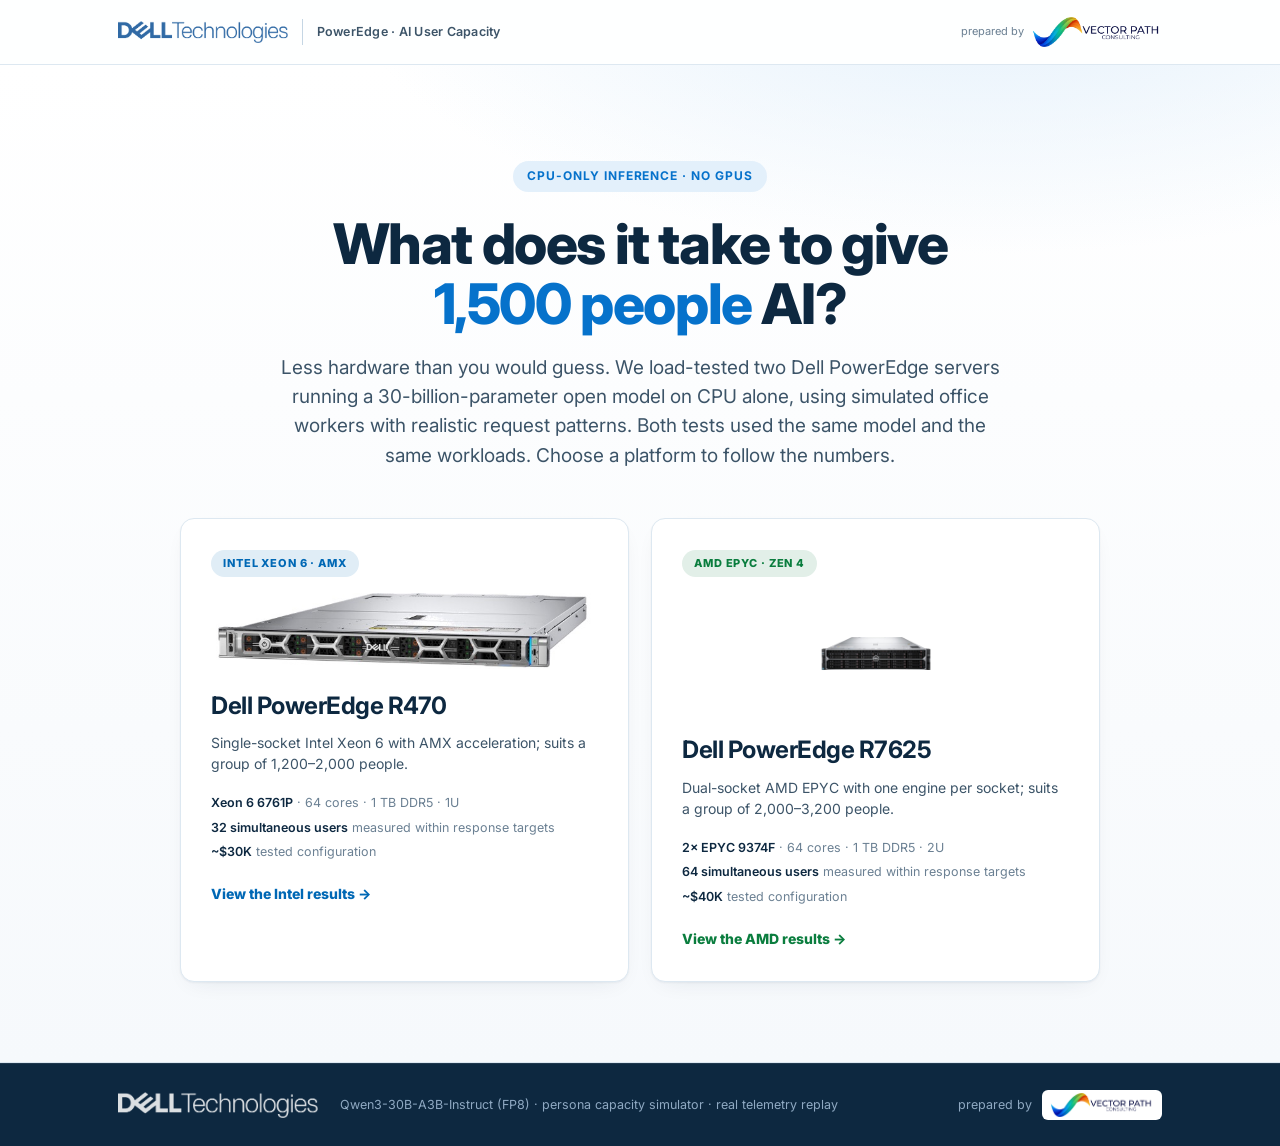
<file: site/index.html>
<!DOCTYPE html>
<html lang="en">
<head>
<meta charset="utf-8">
<meta name="viewport" content="width=device-width, initial-scale=1.0">
<title>AI User Capacity on CPU Servers — Dell PowerEdge · Measured, Not Modeled</title>
<meta name="description" content="How many employees can one CPU server give a GPT-4o-class AI experience? Two measured benchmarks — Intel Xeon 6 on the PowerEdge R470 and dual AMD EPYC on the PowerEdge R7625.">
<link rel="preconnect" href="https://fonts.googleapis.com">
<link rel="preconnect" href="https://fonts.gstatic.com" crossorigin>
<link href="https://fonts.googleapis.com/css2?family=Inter:wght@400;500;600;700;800&display=swap" rel="stylesheet">
<link rel="stylesheet" href="assets/style.css">
<style>
  .pick-grid { display: grid; grid-template-columns: 1fr 1fr; gap: 22px; max-width: 920px; margin: 48px auto 0; }
  @media (max-width: 760px) { .pick-grid { grid-template-columns: 1fr; } }
  .pick-card {
    display: block; text-decoration: none; color: inherit; text-align: left;
    padding: 30px; transition: all .2s;
  }
  .pick-card:hover { transform: translateY(-3px); box-shadow: var(--shadow-lift); border-color: var(--pick, var(--accent)); }
  .pick-card .chip {
    display: inline-block; font-size: 11px; font-weight: 800; letter-spacing: .08em; text-transform: uppercase;
    padding: 5px 12px; border-radius: 999px; margin-bottom: 16px;
    background: color-mix(in srgb, var(--pick) 12%, white); color: var(--pick);
  }
  .pick-card h2 { font-size: 24px; margin: 0 0 8px; color: var(--navy); letter-spacing: -.02em; }
  .pick-card p { font-size: 14px; color: var(--ink-soft); margin: 0 0 18px; }
  .pick-card .specs { font-size: 12.5px; color: var(--ink-faint); display: grid; gap: 5px; margin-bottom: 20px; }
  .pick-card .specs b { color: var(--navy); font-weight: 600; }
  .pick-card .go { font-size: 14px; font-weight: 800; color: var(--pick); }
  .pick-card img.server { max-height: 120px; object-fit: contain; display: block; margin: 0 auto 18px; }
  .landing-hero { text-align: center; padding: 96px 0 80px; }
  .landing-hero h1, .landing-hero .lede { margin-left: auto; margin-right: auto; }
</style>
</head>
<body>
<a class="skip-link" href="#main">Skip to content</a>

<header class="site-header">
  <div class="container">
    <div class="brand">
      <img class="dell" src="assets/dell-technologies-logo.png" alt="Dell Technologies">
      <span class="divider"></span>
      <span class="tagline">PowerEdge · AI User Capacity</span>
    </div>
    <div class="prepared-by" style="margin-left:auto">prepared by <img src="assets/vpc-banner.png" alt="Vector Path Consulting"></div>
  </div>
</header>

<main id="main">
<section class="hero landing-hero">
  <div class="container">
    <span class="eyebrow-chip">CPU-only inference · No GPUs</span>
    <h1>What does it take to give<br><span class="accent">1,500 people</span> AI?</h1>
    <p class="lede">
      Less hardware than you would guess. We load-tested two Dell PowerEdge servers running a
      30-billion-parameter open model on CPU alone, using simulated office workers with realistic
      request patterns. Both tests used the same model and the same workloads. Choose a platform
      to follow the numbers.
    </p>

    <div class="pick-grid">
      <a class="card pick-card" href="intel.html" style="--pick:#0068b5">
        <span class="chip">Intel Xeon 6 · AMX</span>
        <img class="server" src="assets/r470-transparent.jpg" alt="Dell PowerEdge R470">
        <h2>Dell PowerEdge R470</h2>
        <p>Single-socket Intel Xeon 6 with AMX acceleration; suits a group of 1,200–2,000 people.</p>
        <div class="specs">
          <span><b>Xeon 6 6761P</b> · 64 cores · 1 TB DDR5 · 1U</span>
          <span><b>32 simultaneous users</b> measured within response targets</span>
          <span><b>~$30K</b> tested configuration</span>
        </div>
        <span class="go">View the Intel results →</span>
      </a>
      <a class="card pick-card" href="amd.html" style="--pick:#0a7d3e">
        <span class="chip">AMD EPYC · Zen 4</span>
        <img class="server" src="assets/dell-r7625-server.png" alt="Dell PowerEdge R7625">
        <h2>Dell PowerEdge R7625</h2>
        <p>Dual-socket AMD EPYC with one engine per socket; suits a group of 2,000–3,200 people.</p>
        <div class="specs">
          <span><b>2× EPYC 9374F</b> · 64 cores · 1 TB DDR5 · 2U</span>
          <span><b>64 simultaneous users</b> measured within response targets</span>
          <span><b>~$40K</b> tested configuration</span>
        </div>
        <span class="go">View the AMD results →</span>
      </a>
    </div>
  </div>
</section>
</main>

<footer class="footer-meta">
  <div class="container">
    <div class="logos">
      <img src="assets/dell-technologies-logo.png" alt="Dell Technologies">
    </div>
    <span>Qwen3-30B-A3B-Instruct (FP8) · persona capacity simulator · real telemetry replay</span>
    <div class="right">prepared by <img src="assets/vpc-banner.png" alt="Vector Path Consulting"></div>
  </div>
</footer>
</body>
</html>
</file>
<file: site/assets/style.css>
/* ============================================================
   System Sizing — AI User Capacity on PowerEdge CPU servers
   Shared design system (Intel + AMD pages)
   ============================================================ */

:root {
  --ink: #0e2233;
  --ink-soft: #3c5468;
  --ink-faint: #6b8093;
  --bg: #f6f9fc;
  --bg-deep: #eef4f9;
  --card: #ffffff;
  --line: #dde8f1;
  --line-strong: #c5d6e4;
  --blue: #0672cb;          /* Dell blue */
  --blue-deep: #0a4f8a;
  --navy: #0d2840;
  --accent: #0672cb;        /* overridden per page */
  --accent-soft: #e3f0fb;
  --good: #198a5a;
  --good-soft: #e2f4ec;
  --warn: #c07c14;
  --warn-soft: #fdf2dd;
  --bad: #c0392b;
  --bad-soft: #fbe9e6;
  --radius: 14px;
  --shadow: 0 1px 2px rgba(13, 40, 64, .05), 0 8px 24px -12px rgba(13, 40, 64, .12);
  --shadow-lift: 0 2px 4px rgba(13, 40, 64, .06), 0 16px 40px -16px rgba(13, 40, 64, .22);
  --font: "Inter", -apple-system, BlinkMacSystemFont, "Segoe UI", Roboto, Helvetica, Arial, sans-serif;
  --mono: "SF Mono", SFMono-Regular, ui-monospace, "Cascadia Mono", Menlo, Consolas, monospace;
}

* { box-sizing: border-box; }
html { scroll-behavior: smooth; }
body {
  margin: 0;
  font-family: var(--font);
  color: var(--ink);
  background: var(--bg);
  line-height: 1.55;
  -webkit-font-smoothing: antialiased;
  text-rendering: optimizeLegibility;
}

img { max-width: 100%; }
a { color: var(--blue); }

.skip-link {
  position: absolute; left: -9999px; top: 0;
  background: var(--navy); color: #fff; padding: 8px 14px; border-radius: 0 0 8px 0; z-index: 100;
}
.skip-link:focus { left: 0; }

.container { max-width: 1100px; margin: 0 auto; padding: 0 28px; }

/* ---------- header ---------- */
.site-header {
  position: sticky; top: 0; z-index: 50;
  background: rgba(255, 255, 255, .88);
  backdrop-filter: blur(10px);
  -webkit-backdrop-filter: blur(10px);
  border-bottom: 1px solid var(--line);
}
.site-header .container {
  display: flex; align-items: center; gap: 18px; height: 64px;
}
.brand { display: flex; align-items: center; gap: 14px; min-width: 0; }
.brand img.dell { height: 22px; width: auto; }
.brand .divider { width: 1px; height: 26px; background: var(--line-strong); }
.brand .tagline { font-size: 12.5px; font-weight: 600; letter-spacing: .02em; color: var(--ink-soft); white-space: nowrap; }
.site-nav { margin-left: auto; display: flex; gap: 2px; flex-wrap: wrap; }
.site-nav a {
  font-size: 13px; font-weight: 600; color: var(--ink-soft); text-decoration: none;
  padding: 6px 10px; border-radius: 8px; transition: all .15s;
}
.site-nav a:hover { color: var(--accent); background: var(--accent-soft); }
.prepared-by { display: flex; align-items: center; gap: 8px; font-size: 11px; color: var(--ink-faint); white-space: nowrap; }
.prepared-by img { height: 30px; width: auto; }
@media (max-width: 980px) { .prepared-by { display: none; } }
@media (max-width: 820px) { .site-nav { display: none; } }

/* ---------- hero ---------- */
.hero {
  background:
    radial-gradient(1100px 480px at 78% -10%, var(--accent-soft) 0%, rgba(255,255,255,0) 60%),
    linear-gradient(180deg, #ffffff 0%, var(--bg) 100%);
  border-bottom: 1px solid var(--line);
  padding: 84px 0 64px;
}
.hero .eyebrow-chip {
  display: inline-flex; align-items: center; gap: 8px;
  font-size: 12px; font-weight: 700; letter-spacing: .08em; text-transform: uppercase;
  color: var(--accent); background: var(--accent-soft);
  padding: 6px 14px; border-radius: 999px; margin-bottom: 22px;
}
.hero h1 {
  font-size: clamp(34px, 5vw, 56px);
  line-height: 1.08; letter-spacing: -.025em; font-weight: 800;
  margin: 0 0 18px; color: var(--navy); max-width: 820px;
}
.hero h1 .accent { color: var(--accent); }
.hero .lede {
  font-size: clamp(16px, 1.8vw, 19px); color: var(--ink-soft);
  max-width: 720px; margin: 0 0 40px;
}
.hero .lede strong { color: var(--ink); }

.stat-row { display: grid; grid-template-columns: repeat(3, 1fr); gap: 16px; max-width: 860px; }
@media (max-width: 760px) { .stat-row { grid-template-columns: 1fr; } }
.stat-tile {
  background: var(--card); border: 1px solid var(--line); border-radius: var(--radius);
  padding: 22px 24px; box-shadow: var(--shadow);
}
.stat-tile .big {
  font-size: 40px; font-weight: 800; letter-spacing: -.03em; color: var(--navy); line-height: 1.05;
}
.stat-tile .big .unit { font-size: 20px; font-weight: 700; color: var(--ink-faint); margin-left: 2px; }
.stat-tile .label { font-size: 13.5px; font-weight: 600; color: var(--ink-soft); margin-top: 6px; }
.stat-tile .sub { font-size: 12px; color: var(--ink-faint); margin-top: 3px; }
.stat-tile .sub strong { color: var(--accent); }

.hero .cta-line { margin-top: 38px; }

/* ---------- buttons ---------- */
.btn {
  display: inline-flex; align-items: center; gap: 8px;
  font-size: 14.5px; font-weight: 700; text-decoration: none; cursor: pointer;
  border-radius: 10px; padding: 12px 22px; border: 1px solid transparent;
  transition: all .15s;
}
.btn-primary { background: var(--accent); color: #fff; }
.btn-primary:hover { background: var(--blue-deep); transform: translateY(-1px); box-shadow: var(--shadow-lift); }
.btn-ghost { background: var(--card); color: var(--ink); border-color: var(--line-strong); }
.btn-ghost:hover { border-color: var(--accent); color: var(--accent); }

/* ---------- sections ---------- */
section.block { padding: 76px 0; }
section.block.tinted { background: var(--bg-deep); border-top: 1px solid var(--line); border-bottom: 1px solid var(--line); }
.kicker {
  display: flex; align-items: baseline; gap: 14px; margin-bottom: 14px;
}
.kicker .num {
  font-family: var(--mono); font-size: 13px; font-weight: 700; color: var(--accent);
  letter-spacing: .12em;
}
.kicker .topic { font-size: 13px; font-weight: 700; letter-spacing: .1em; text-transform: uppercase; color: var(--ink-faint); }
section.block h2 {
  font-size: clamp(26px, 3.4vw, 38px); font-weight: 800; letter-spacing: -.02em;
  color: var(--navy); line-height: 1.15; margin: 0 0 14px; max-width: 760px;
}
section.block .section-lede { font-size: 16.5px; color: var(--ink-soft); max-width: 740px; margin: 0 0 36px; }
section.block .section-lede strong { color: var(--ink); }

/* ---------- generic card ---------- */
.card {
  background: var(--card); border: 1px solid var(--line); border-radius: var(--radius);
  padding: 24px; box-shadow: var(--shadow);
}

/* ---------- funnel ---------- */
.funnel-grid { display: grid; grid-template-columns: repeat(4, 1fr); gap: 14px; margin-bottom: 26px; }
@media (max-width: 900px) { .funnel-grid { grid-template-columns: repeat(2, 1fr); } }
@media (max-width: 560px) { .funnel-grid { grid-template-columns: 1fr; } }
.funnel-step { position: relative; }
.funnel-step .step-num {
  width: 30px; height: 30px; border-radius: 999px; display: flex; align-items: center; justify-content: center;
  background: var(--navy); color: #fff; font-size: 14px; font-weight: 800; margin-bottom: 12px;
}
.funnel-step h3 { font-size: 15.5px; margin: 0 0 6px; color: var(--navy); }
.funnel-step p { font-size: 13px; color: var(--ink-soft); margin: 0 0 14px; }
.funnel-step .value { font-size: 30px; font-weight: 800; letter-spacing: -.02em; color: var(--accent); }
.funnel-step .pct { font-size: 12px; font-weight: 700; color: var(--ink-faint); }
.funnel-step .why {
  font-size: 11.5px; color: var(--ink-faint); border-top: 1px dashed var(--line); margin-top: 12px; padding-top: 10px;
}
.funnel-bars { display: flex; flex-direction: column; gap: 10px; }
.funnel-bar-row { display: grid; grid-template-columns: 180px 1fr 90px; gap: 14px; align-items: center; font-size: 13px; }
@media (max-width: 640px) { .funnel-bar-row { grid-template-columns: 110px 1fr 70px; } }
.funnel-bar-row .lbl { font-weight: 600; color: var(--ink-soft); text-align: right; }
.funnel-bar-row .track { height: 26px; background: var(--bg-deep); border-radius: 7px; overflow: hidden; }
.funnel-bar-row .fill {
  height: 100%; border-radius: 7px; background: linear-gradient(90deg, var(--accent), var(--blue-deep));
  width: 0; transition: width 1s cubic-bezier(.2, .7, .3, 1);
}
.funnel-bar-row .val { font-weight: 800; font-family: var(--mono); font-size: 14px; color: var(--navy); }
.takeaway {
  display: flex; gap: 12px; align-items: flex-start; margin-top: 26px;
  background: var(--accent-soft); border: 1px solid color-mix(in srgb, var(--accent) 25%, white);
  border-radius: var(--radius); padding: 18px 20px; font-size: 14.5px; color: var(--ink);
}
.takeaway .star { color: var(--accent); font-size: 18px; line-height: 1.2; }

/* ---------- personas / cohorts ---------- */
.persona-grid { display: grid; grid-template-columns: repeat(3, 1fr); gap: 14px; }
@media (max-width: 900px) { .persona-grid { grid-template-columns: repeat(2, 1fr); } }
@media (max-width: 560px) { .persona-grid { grid-template-columns: 1fr; } }
.persona-card { padding: 18px 18px 16px; }
.persona-card .dot { width: 10px; height: 10px; border-radius: 99px; display: inline-block; margin-right: 8px; }
.persona-card h3 { display: inline; font-size: 15px; color: var(--navy); margin: 0; }
.persona-card .desc { font-size: 12.5px; color: var(--ink-soft); margin: 8px 0 10px; }
.persona-card .example {
  font-size: 12px; font-style: italic; color: var(--ink-faint);
  border-left: 3px solid var(--line-strong); padding: 2px 0 2px 10px; margin-bottom: 12px; min-height: 34px;
}
.tok-badges { display: flex; gap: 6px; }
.tok-badge {
  font-family: var(--mono); font-size: 10.5px; font-weight: 600; padding: 3px 8px; border-radius: 6px;
  background: var(--bg-deep); color: var(--ink-soft); border: 1px solid var(--line);
}

.cohort-grid { display: grid; grid-template-columns: repeat(5, 1fr); gap: 12px; margin-top: 28px; }
@media (max-width: 1000px) { .cohort-grid { grid-template-columns: repeat(2, 1fr); } }
@media (max-width: 560px) { .cohort-grid { grid-template-columns: 1fr; } }
.cohort-card { padding: 16px; display: flex; flex-direction: column; gap: 10px; }
.cohort-card h3 { font-size: 14px; margin: 0; color: var(--navy); line-height: 1.3; }
.cohort-card .desc { font-size: 11.5px; color: var(--ink-soft); flex: 1; }
.mix-bar { display: flex; height: 12px; border-radius: 6px; overflow: hidden; }
.mix-bar span { display: block; height: 100%; }
.mix-legend { font-size: 10.5px; color: var(--ink-faint); }

.status-chip {
  display: inline-flex; align-self: flex-start; font-size: 10.5px; font-weight: 700; letter-spacing: .04em;
  text-transform: uppercase; padding: 3px 9px; border-radius: 999px;
}
.status-comfortable { background: var(--good-soft); color: var(--good); }
.status-tight { background: var(--warn-soft); color: var(--warn); }
.status-at_capacity { background: var(--bad-soft); color: var(--bad); }

/* ---------- tabs ---------- */
.tab-row { display: flex; gap: 8px; flex-wrap: wrap; margin-bottom: 22px; }
.tab-btn {
  font-size: 13px; font-weight: 700; color: var(--ink-soft); cursor: pointer;
  background: var(--card); border: 1px solid var(--line-strong); border-radius: 999px;
  padding: 8px 16px; transition: all .15s; font-family: var(--font);
}
.tab-btn:hover { border-color: var(--accent); color: var(--accent); }
.tab-btn.active { background: var(--navy); border-color: var(--navy); color: #fff; }

/* ---------- proof section ---------- */
.proof-layout { display: grid; grid-template-columns: 1fr 320px; gap: 18px; align-items: start; }
@media (max-width: 980px) { .proof-layout { grid-template-columns: 1fr; } }
.chart-card { padding: 20px; }
.chart-card .chart-title { font-size: 13px; font-weight: 700; color: var(--ink-soft); margin-bottom: 12px; display: flex; justify-content: space-between; flex-wrap: wrap; gap: 6px; }
.chart-wrap { position: relative; height: 360px; }
.chart-wrap.short { height: 220px; }
.zone-legend { display: flex; gap: 16px; font-size: 11.5px; color: var(--ink-faint); margin-top: 12px; flex-wrap: wrap; }
.zone-legend .key { display: inline-flex; align-items: center; gap: 6px; }
.zone-legend .swatch { width: 11px; height: 11px; border-radius: 3px; display: inline-block; }

.readout { display: flex; flex-direction: column; gap: 12px; }
.readout .knee-tile { padding: 16px 18px; }
.readout .knee-tile .v { font-size: 30px; font-weight: 800; letter-spacing: -.02em; color: var(--navy); }
.readout .knee-tile .v .unit { font-size: 14px; font-weight: 600; color: var(--ink-faint); }
.readout .knee-tile .k { font-size: 12px; font-weight: 700; text-transform: uppercase; letter-spacing: .05em; color: var(--ink-faint); margin-bottom: 2px; }
.readout .knee-tile .note { font-size: 12px; color: var(--ink-soft); margin-top: 4px; }
.evidence-list { font-size: 12.5px; color: var(--ink-soft); display: grid; gap: 7px; }
.evidence-list .row { display: flex; justify-content: space-between; gap: 10px; }
.evidence-list .row b { font-family: var(--mono); font-weight: 600; color: var(--navy); }
.bottleneck-chip {
  display: inline-flex; align-items: center; gap: 7px; font-size: 12px; font-weight: 700;
  background: var(--bad-soft); color: var(--bad); padding: 5px 12px; border-radius: 999px;
}
.cohort-blurb { font-size: 13.5px; color: var(--ink-soft); }
.cohort-blurb .rec { margin-top: 10px; padding-top: 10px; border-top: 1px dashed var(--line); font-size: 13px; }
.cohort-blurb .rec b { color: var(--navy); }

/* ---------- replay ---------- */
.replay-layout { display: grid; grid-template-columns: 1fr 340px; gap: 18px; align-items: start; }
@media (max-width: 980px) { .replay-layout { grid-template-columns: 1fr; } }
.replay-controls { display: flex; align-items: center; gap: 8px; flex-wrap: wrap; margin-bottom: 18px; }
.replay-controls .spacer { flex: 1; }
.ctl-btn {
  font-size: 12.5px; font-weight: 700; cursor: pointer; font-family: var(--font);
  background: var(--card); color: var(--ink-soft); border: 1px solid var(--line-strong);
  border-radius: 8px; padding: 7px 13px; transition: all .15s;
}
.ctl-btn:hover { border-color: var(--accent); color: var(--accent); }
.ctl-btn.active { background: var(--accent); border-color: var(--accent); color: #fff; }
.replay-stat-row { display: grid; grid-template-columns: repeat(4, 1fr); gap: 10px; margin-bottom: 14px; }
@media (max-width: 700px) { .replay-stat-row { grid-template-columns: repeat(2, 1fr); } }
.replay-stat { padding: 12px 14px; }
.replay-stat .v { font-size: 22px; font-weight: 800; font-family: var(--mono); color: var(--navy); letter-spacing: -.02em; }
.replay-stat .k { font-size: 10.5px; font-weight: 700; text-transform: uppercase; letter-spacing: .06em; color: var(--ink-faint); }
.turn-feed { display: flex; flex-direction: column; gap: 8px; min-height: 330px; }
.turn-item {
  display: grid; grid-template-columns: 12px 1fr auto auto; gap: 12px; align-items: center;
  background: var(--card); border: 1px solid var(--line); border-radius: 10px;
  padding: 9px 14px; font-size: 12.5px;
  animation: slideIn .3s cubic-bezier(.2, .7, .3, 1);
}
@keyframes slideIn { from { opacity: 0; transform: translateY(-7px); } to { opacity: 1; transform: none; } }
.turn-item .pdot { width: 9px; height: 9px; border-radius: 99px; }
.turn-item .who { font-weight: 700; color: var(--navy); }
.turn-item .who span { font-weight: 500; color: var(--ink-faint); font-size: 11.5px; }
.turn-item .nums { font-family: var(--mono); font-size: 11.5px; color: var(--ink-soft); white-space: nowrap; }
.turn-item .verdict { font-size: 10.5px; font-weight: 800; padding: 2px 8px; border-radius: 999px; }
.turn-item .verdict.ok { background: var(--good-soft); color: var(--good); }
.turn-item .verdict.slow { background: var(--warn-soft); color: var(--warn); }
.replay-side { display: flex; flex-direction: column; gap: 14px; }
.replay-side .label { font-size: 12px; font-weight: 700; text-transform: uppercase; letter-spacing: .06em; color: var(--ink-faint); margin-bottom: 8px; }
.replay-clock { font-family: var(--mono); font-size: 12px; color: var(--ink-faint); }

/* ---------- sizing ---------- */
.sizing-layout { display: grid; grid-template-columns: 380px 1fr; gap: 18px; align-items: start; }
@media (max-width: 980px) { .sizing-layout { grid-template-columns: 1fr; } }
.slider-row { margin-bottom: 18px; }
.slider-row label { display: flex; justify-content: space-between; font-size: 13px; font-weight: 600; color: var(--ink-soft); margin-bottom: 7px; }
.slider-row label output { font-family: var(--mono); font-weight: 700; color: var(--navy); }
input[type="range"] {
  width: 100%; appearance: none; -webkit-appearance: none; height: 6px; border-radius: 99px;
  background: linear-gradient(90deg, var(--accent) var(--pct, 50%), var(--bg-deep) var(--pct, 50%));
  outline: none;
}
input[type="range"]::-webkit-slider-thumb {
  appearance: none; -webkit-appearance: none; width: 18px; height: 18px; border-radius: 99px;
  background: #fff; border: 3px solid var(--accent); cursor: pointer;
  box-shadow: 0 1px 4px rgba(13, 40, 64, .25);
}
input[type="range"]::-moz-range-thumb {
  width: 14px; height: 14px; border-radius: 99px; background: #fff; border: 3px solid var(--accent); cursor: pointer;
}
.demand-readout { text-align: center; padding: 18px; margin-top: 4px; }
.demand-readout .v { font-size: 46px; font-weight: 800; letter-spacing: -.03em; color: var(--accent); line-height: 1; }
.demand-readout .k { font-size: 13px; font-weight: 600; color: var(--ink-soft); margin-top: 6px; }
.demand-readout .chain { font-family: var(--mono); font-size: 11.5px; color: var(--ink-faint); margin-top: 8px; }

.profile-grid { display: grid; grid-template-columns: repeat(2, 1fr); gap: 12px; }
@media (max-width: 640px) { .profile-grid { grid-template-columns: 1fr; } }
.profile-card { padding: 18px; position: relative; transition: all .2s; }
.profile-card.recommended { border-color: var(--accent); box-shadow: 0 0 0 2px color-mix(in srgb, var(--accent) 35%, transparent), var(--shadow-lift); }
.profile-card h3 { font-size: 15px; margin: 0 0 2px; color: var(--navy); display: flex; align-items: center; gap: 8px; flex-wrap: wrap; }
.profile-card .fit { font-size: 12px; font-weight: 700; color: var(--accent); margin-bottom: 10px; }
.profile-card .spec { font-size: 12px; color: var(--ink-soft); display: grid; gap: 4px; }
.profile-card .spec .row { display: flex; justify-content: space-between; gap: 10px; }
.profile-card .spec .row b { font-weight: 600; color: var(--navy); text-align: right; }
.badge {
  font-size: 9.5px; font-weight: 800; letter-spacing: .06em; text-transform: uppercase;
  padding: 3px 8px; border-radius: 999px;
}
.badge.tested { background: var(--good-soft); color: var(--good); }
.badge.projected { background: var(--bg-deep); color: var(--ink-faint); }
.badge.pick { background: var(--accent); color: #fff; }

/* ---------- tco ---------- */
.tco-layout { display: grid; grid-template-columns: 1fr 320px; gap: 18px; align-items: start; }
@media (max-width: 980px) { .tco-layout { grid-template-columns: 1fr; } }
.tco-headline { display: grid; grid-template-columns: repeat(3, 1fr); gap: 12px; margin-bottom: 16px; }
@media (max-width: 700px) { .tco-headline { grid-template-columns: 1fr; } }
select.ctl {
  width: 100%; font-family: var(--font); font-size: 13px; font-weight: 600; color: var(--navy);
  background: var(--card); border: 1px solid var(--line-strong); border-radius: 8px; padding: 8px 10px;
}
.fine { font-size: 11.5px; color: var(--ink-faint); }

/* ---------- capability matrix ---------- */
.cap-table { width: 100%; border-collapse: collapse; font-size: 13px; }
.cap-table th, .cap-table td { padding: 8px 12px; text-align: left; border-bottom: 1px solid var(--line); }
.cap-table th { font-size: 11px; font-weight: 800; text-transform: uppercase; letter-spacing: .06em; color: var(--ink-faint); }
.cap-table td.num { font-family: var(--mono); font-size: 12.5px; text-align: right; }
.cap-table .group-row td { font-weight: 800; color: var(--navy); background: var(--bg-deep); font-size: 12px; text-transform: uppercase; letter-spacing: .05em; }
.cap-table .winner { color: var(--good); font-weight: 700; }
.cap-bar { display: inline-block; height: 7px; border-radius: 4px; background: var(--accent); vertical-align: middle; }
.cap-bar.cloud { background: var(--line-strong); }

/* ---------- hardware ---------- */
.hardware-layout { display: grid; grid-template-columns: 1fr 1fr; gap: 18px; }
@media (max-width: 900px) { .hardware-layout { grid-template-columns: 1fr; } }
.spec-table { width: 100%; border-collapse: collapse; font-size: 13px; }
.spec-table td { padding: 8px 4px; border-bottom: 1px solid var(--line); vertical-align: top; }
.spec-table td:first-child { font-weight: 600; color: var(--ink-faint); width: 42%; }
.spec-table td:last-child { color: var(--navy); font-weight: 600; }
.server-visual { text-align: center; padding: 28px; }
.server-visual img { max-height: 200px; object-fit: contain; }
.server-visual .caption { font-size: 12.5px; color: var(--ink-faint); margin-top: 12px; }

.lever-list { display: grid; gap: 12px; }
.lever {
  display: grid; grid-template-columns: 44px 1fr auto; gap: 16px; align-items: center; padding: 16px 20px;
}
.lever .rank {
  width: 38px; height: 38px; border-radius: 10px; background: var(--navy); color: #fff;
  display: flex; align-items: center; justify-content: center; font-weight: 800; font-size: 16px;
}
.lever h3 { font-size: 14.5px; margin: 0 0 3px; color: var(--navy); }
.lever p { font-size: 12.5px; color: var(--ink-soft); margin: 0; }
.lever .impact { font-size: 12px; font-weight: 800; color: var(--accent); text-align: right; white-space: pre-line; max-width: 170px; }
@media (max-width: 640px) { .lever { grid-template-columns: 44px 1fr; } .lever .impact { grid-column: 2; text-align: left; } }

.honesty-grid { display: grid; grid-template-columns: 1fr 1fr; gap: 18px; margin-top: 18px; }
@media (max-width: 900px) { .honesty-grid { grid-template-columns: 1fr; } }
.honesty-grid h3 { font-size: 14.5px; color: var(--navy); margin: 0 0 12px; }
.honesty-grid ul { margin: 0; padding-left: 18px; font-size: 13px; color: var(--ink-soft); display: grid; gap: 8px; }

details.methodology {
  background: var(--card); border: 1px solid var(--line); border-radius: var(--radius); margin-top: 18px;
}
details.methodology summary {
  cursor: pointer; padding: 16px 22px; font-size: 14px; font-weight: 700; color: var(--navy);
  list-style: none; display: flex; align-items: center; gap: 10px;
}
details.methodology summary::before { content: "▸"; color: var(--accent); transition: transform .15s; }
details.methodology[open] summary::before { transform: rotate(90deg); }
details.methodology .inner { padding: 0 22px 20px; font-size: 13.5px; color: var(--ink-soft); }

/* ---------- footer cta ---------- */
.footer-cta {
  background: linear-gradient(135deg, var(--navy) 0%, #163a5c 100%);
  color: #fff; padding: 78px 0 64px; text-align: center;
}
.footer-cta h2 { font-size: clamp(26px, 3.5vw, 40px); font-weight: 800; letter-spacing: -.02em; margin: 0 0 14px; }
.footer-cta p { color: #b9cde0; font-size: 16px; max-width: 640px; margin: 0 auto 34px; }
.footer-cta .btns { display: flex; gap: 12px; justify-content: center; flex-wrap: wrap; }
.footer-cta .btn-primary { background: #fff; color: var(--navy); }
.footer-cta .btn-primary:hover { background: var(--accent-soft); }
.footer-cta .btn-ghost { background: transparent; color: #fff; border-color: rgba(255, 255, 255, .35); }
.footer-cta .btn-ghost:hover { border-color: #fff; color: #fff; }
.footer-meta {
  background: var(--navy); border-top: 1px solid rgba(255, 255, 255, .08);
  padding: 26px 0; color: #8fa9c2; font-size: 12.5px;
}
.footer-meta .container { display: flex; align-items: center; gap: 22px; flex-wrap: wrap; }
.footer-meta .logos { display: flex; align-items: center; gap: 18px; }
.footer-meta .logos img { height: 26px; width: auto; filter: brightness(0) invert(1) opacity(.85); }
.footer-meta .logos img.badge-img { filter: none; height: 38px; border-radius: 6px; }
.footer-meta .right { margin-left: auto; display: flex; align-items: center; gap: 10px; }
.footer-meta .right img { height: 30px; background: #fff; border-radius: 6px; padding: 3px 8px; }

/* ---------- demand dot grid (Act 2) ---------- */
.demand-stage { padding: 26px 26px 20px; }
.demand-grid-wrap { position: relative; }
#demand-grid { width: 100%; display: block; }
.demand-readouts { display: flex; gap: 14px; align-items: stretch; flex-wrap: wrap; margin-top: 18px; }
.demand-counter {
  flex: 1; min-width: 180px; text-align: center; padding: 14px 16px;
  background: var(--bg-deep); border-radius: 10px; border: 1px solid var(--line);
}
.demand-counter .v { font-family: var(--mono); font-size: 34px; font-weight: 800; color: var(--accent); line-height: 1.05; letter-spacing: -.02em; }
.demand-counter.quiet .v { color: var(--navy); }
.demand-counter .k { font-size: 12px; font-weight: 600; color: var(--ink-soft); margin-top: 4px; }
.demand-legend { display: flex; gap: 16px; flex-wrap: wrap; font-size: 11.5px; color: var(--ink-faint); margin-top: 14px; }
.demand-legend .key { display: inline-flex; align-items: center; gap: 6px; }
.demand-legend .swatch { width: 10px; height: 10px; border-radius: 99px; display: inline-block; }
.takeaway-band {
  margin-top: 26px; padding: 20px 24px; border-radius: var(--radius);
  background: var(--navy); color: #fff; font-size: 16px; line-height: 1.55;
}
.takeaway-band b { color: #fff; }
.takeaway-band .num { font-weight: 800; }

/* ---------- capacity bar (Act 4) ---------- */
.capacity-visual { padding: 30px 28px 24px; }
.cap-bar-track { position: relative; height: 46px; border-radius: 10px; overflow: visible; margin: 44px 0 30px; }
.cap-zone { position: absolute; top: 0; bottom: 0; }
.cap-zone.ok { background: linear-gradient(90deg, #d9efe4, #b7e2cc); border-radius: 10px 0 0 10px; }
.cap-zone.slow { background: #fdf2dd; }
.cap-zone.over { background: #fbe9e6; border-radius: 0 10px 10px 0; }
.cap-zone .zlabel {
  position: absolute; bottom: -24px; left: 0; right: 0; text-align: center;
  font-size: 11px; font-weight: 700; color: var(--ink-faint); white-space: nowrap;
}
.cap-tick { position: absolute; top: -8px; bottom: -8px; width: 2px; background: var(--ink-soft); }
.cap-tick .tlabel {
  position: absolute; top: -24px; left: 50%; transform: translateX(-50%);
  font-size: 11px; font-weight: 700; color: var(--ink-soft); white-space: nowrap;
}
.cap-marker {
  position: absolute; top: 4px; bottom: 4px; width: 14px; transform: translateX(-50%);
  background: var(--accent); border-radius: 6px; border: 2.5px solid #fff;
  box-shadow: 0 2px 8px rgba(13,40,64,.35);
  transition: left .45s cubic-bezier(.2,.7,.3,1), background .3s;
}
.cap-marker.warn { background: var(--warn); }
.cap-marker.bad { background: var(--bad); }
.cap-marker .mlabel {
  position: absolute; top: -34px; left: 50%; transform: translateX(-50%);
  font-size: 12px; font-weight: 800; color: var(--navy); white-space: nowrap;
  background: #fff; border: 1px solid var(--line-strong); border-radius: 7px; padding: 3px 9px;
  box-shadow: var(--shadow);
}
.fit-verdict { font-size: 15px; line-height: 1.65; color: var(--ink); margin-top: 30px; }
.fit-verdict b { color: var(--accent); }
.fit-controls { display: grid; grid-template-columns: 1fr 300px; gap: 24px; align-items: end; margin-top: 8px; }
@media (max-width: 760px) { .fit-controls { grid-template-columns: 1fr; } }

/* ---------- order sheet tiers ---------- */
.tier-grid { display: grid; grid-template-columns: repeat(4, 1fr); gap: 12px; }
@media (max-width: 980px) { .tier-grid { grid-template-columns: repeat(2, 1fr); } }
@media (max-width: 560px) { .tier-grid { grid-template-columns: 1fr; } }

/* ---------- persona legend (compact) ---------- */
.persona-legend { display: flex; flex-wrap: wrap; gap: 10px; margin-bottom: 26px; }
.persona-chip {
  display: inline-flex; align-items: center; gap: 8px;
  background: var(--card); border: 1px solid var(--line); border-radius: 999px;
  padding: 7px 14px; font-size: 12.5px; box-shadow: var(--shadow);
}
.persona-chip .dot { width: 9px; height: 9px; border-radius: 99px; flex: none; }
.persona-chip b { color: var(--navy); font-weight: 700; }
.persona-chip span.tok { font-family: var(--mono); font-size: 11px; color: var(--ink-faint); }

/* ---------- multiplier chain ---------- */
.multiplier-chain { display: grid; grid-template-columns: 1fr auto 1fr auto 1fr auto 1fr; gap: 0; align-items: stretch; margin: 34px 0 10px; }
@media (max-width: 900px) { .multiplier-chain { grid-template-columns: 1fr; } }
.mult-step { text-align: center; padding: 26px 18px 22px; position: relative; }
.mult-step .figure { font-size: 44px; font-weight: 800; letter-spacing: -.03em; color: var(--navy); line-height: 1; }
.mult-step.first .figure, .mult-step.last .figure { color: var(--accent); }
.mult-step .what { font-size: 13.5px; font-weight: 700; color: var(--ink); margin-top: 10px; }
.mult-step .src { font-size: 11.5px; color: var(--ink-faint); margin-top: 8px; line-height: 1.45; }
.mult-arrow {
  display: flex; flex-direction: column; align-items: center; justify-content: center;
  padding: 0 10px; gap: 4px; min-width: 86px;
}
@media (max-width: 900px) { .mult-arrow { flex-direction: row; padding: 10px 0; } }
.mult-arrow .op { font-family: var(--mono); font-size: 13px; font-weight: 700; color: var(--accent); background: var(--accent-soft); border-radius: 8px; padding: 4px 10px; white-space: nowrap; }
.mult-arrow .glyph { font-size: 20px; color: var(--line-strong); }
.mult-footnote { font-size: 12.5px; color: var(--ink-faint); margin-top: 16px; }

/* ---------- chart view toggle ---------- */
.view-toggle { display: inline-flex; gap: 4px; background: var(--bg-deep); border-radius: 8px; padding: 3px; }
.view-toggle button {
  font-family: var(--font); font-size: 11.5px; font-weight: 700; color: var(--ink-soft);
  background: transparent; border: 0; border-radius: 6px; padding: 5px 12px; cursor: pointer;
}
.view-toggle button.active { background: var(--card); color: var(--navy); box-shadow: var(--shadow); }

/* ---------- usage presets ---------- */
.preset-row { display: flex; gap: 8px; margin-bottom: 18px; }
.preset-btn {
  flex: 1; font-family: var(--font); font-size: 12.5px; font-weight: 700; cursor: pointer;
  background: var(--card); color: var(--ink-soft); border: 1px solid var(--line-strong);
  border-radius: 10px; padding: 10px 8px; text-align: center; transition: all .15s;
}
.preset-btn small { display: block; font-weight: 500; font-size: 10.5px; color: var(--ink-faint); margin-top: 3px; }
.preset-btn.active { border-color: var(--accent); background: var(--accent-soft); color: var(--accent); }
.preset-btn.active small { color: var(--accent); }
.sizing-sentence { font-size: 14.5px; color: var(--ink); line-height: 1.6; margin-top: 18px; }
.sizing-sentence b { color: var(--accent); }

/* ---------- model strip ---------- */
.model-strip { display: flex; align-items: baseline; gap: 14px; flex-wrap: wrap; }
.model-strip .name { font-size: 15px; font-weight: 800; color: var(--navy); }
.model-strip .note { font-size: 13px; color: var(--ink-soft); }

/* ---------- reveal animation ---------- */
.reveal { opacity: 0; transform: translateY(18px); transition: opacity .6s ease, transform .6s cubic-bezier(.2, .7, .3, 1); }
.reveal.visible { opacity: 1; transform: none; }
@media (prefers-reduced-motion: reduce) {
  .reveal { opacity: 1; transform: none; transition: none; }
  html { scroll-behavior: auto; }
}
</file>
